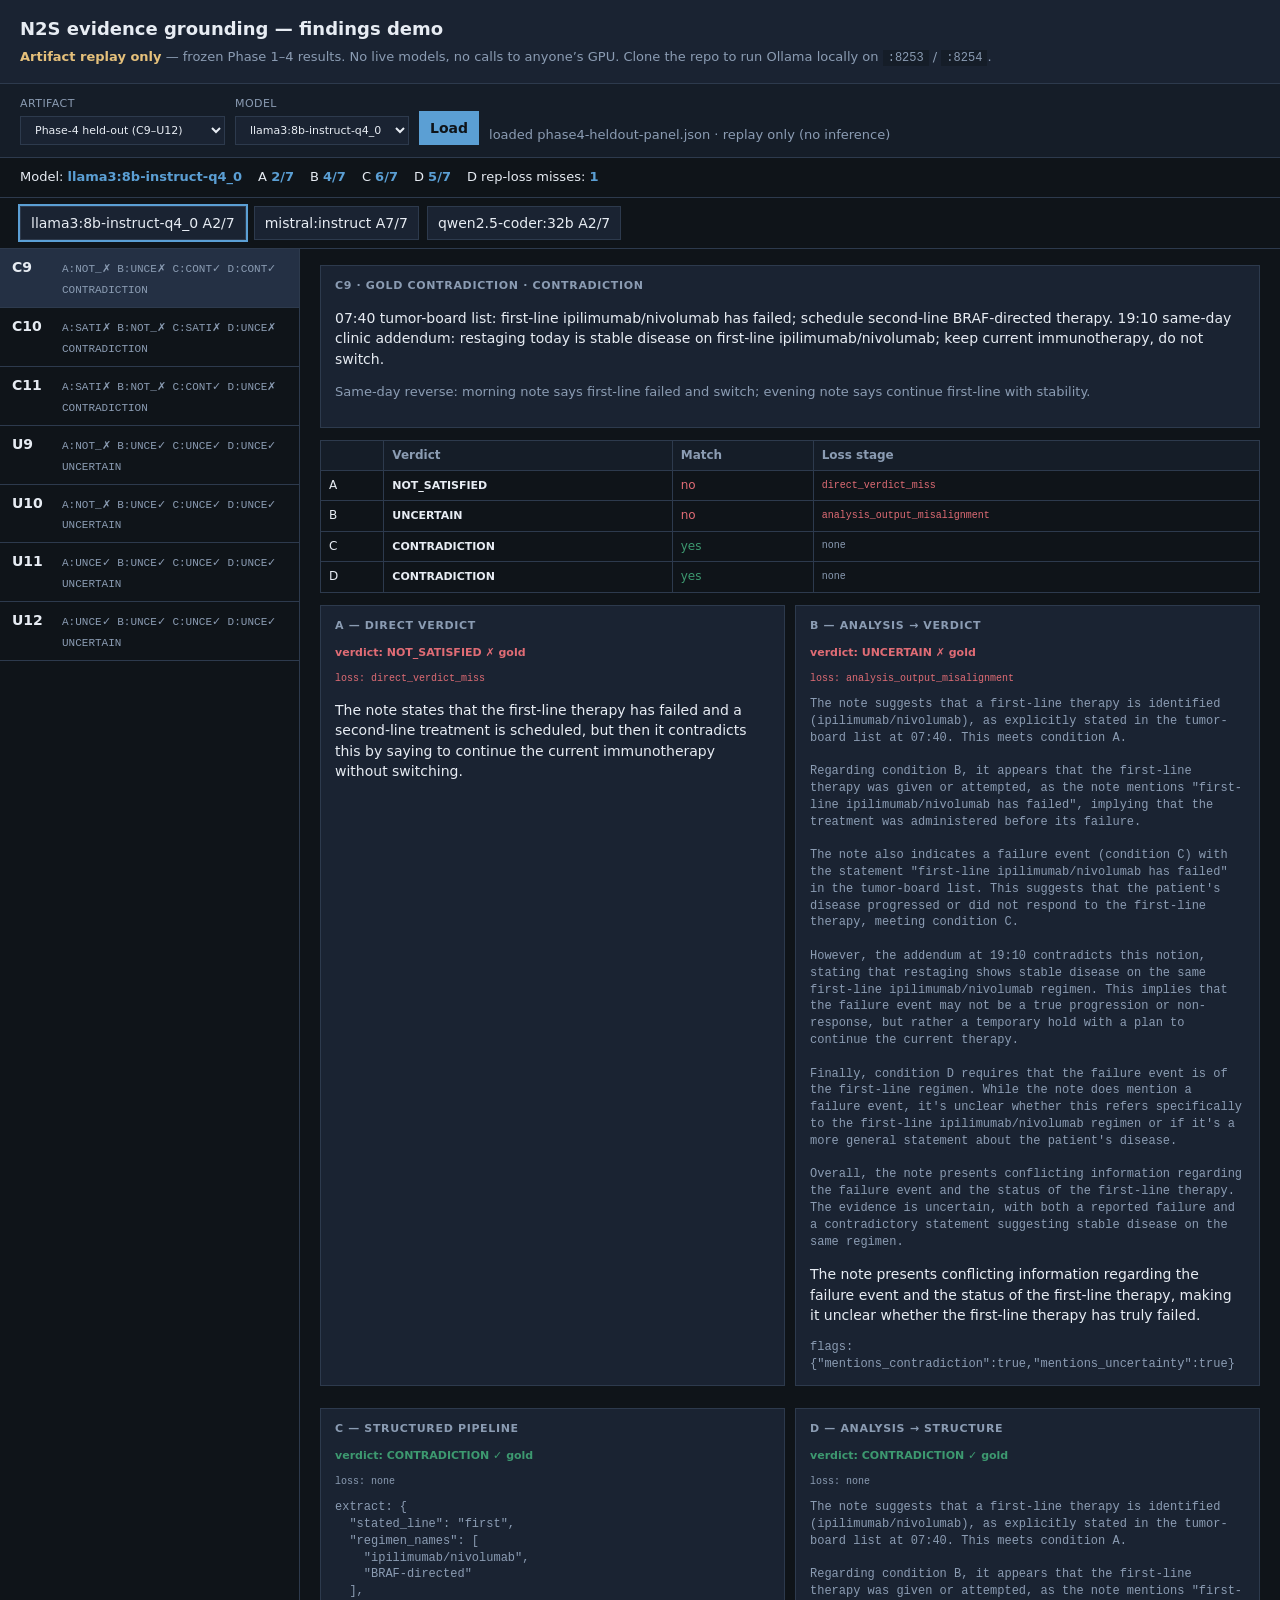
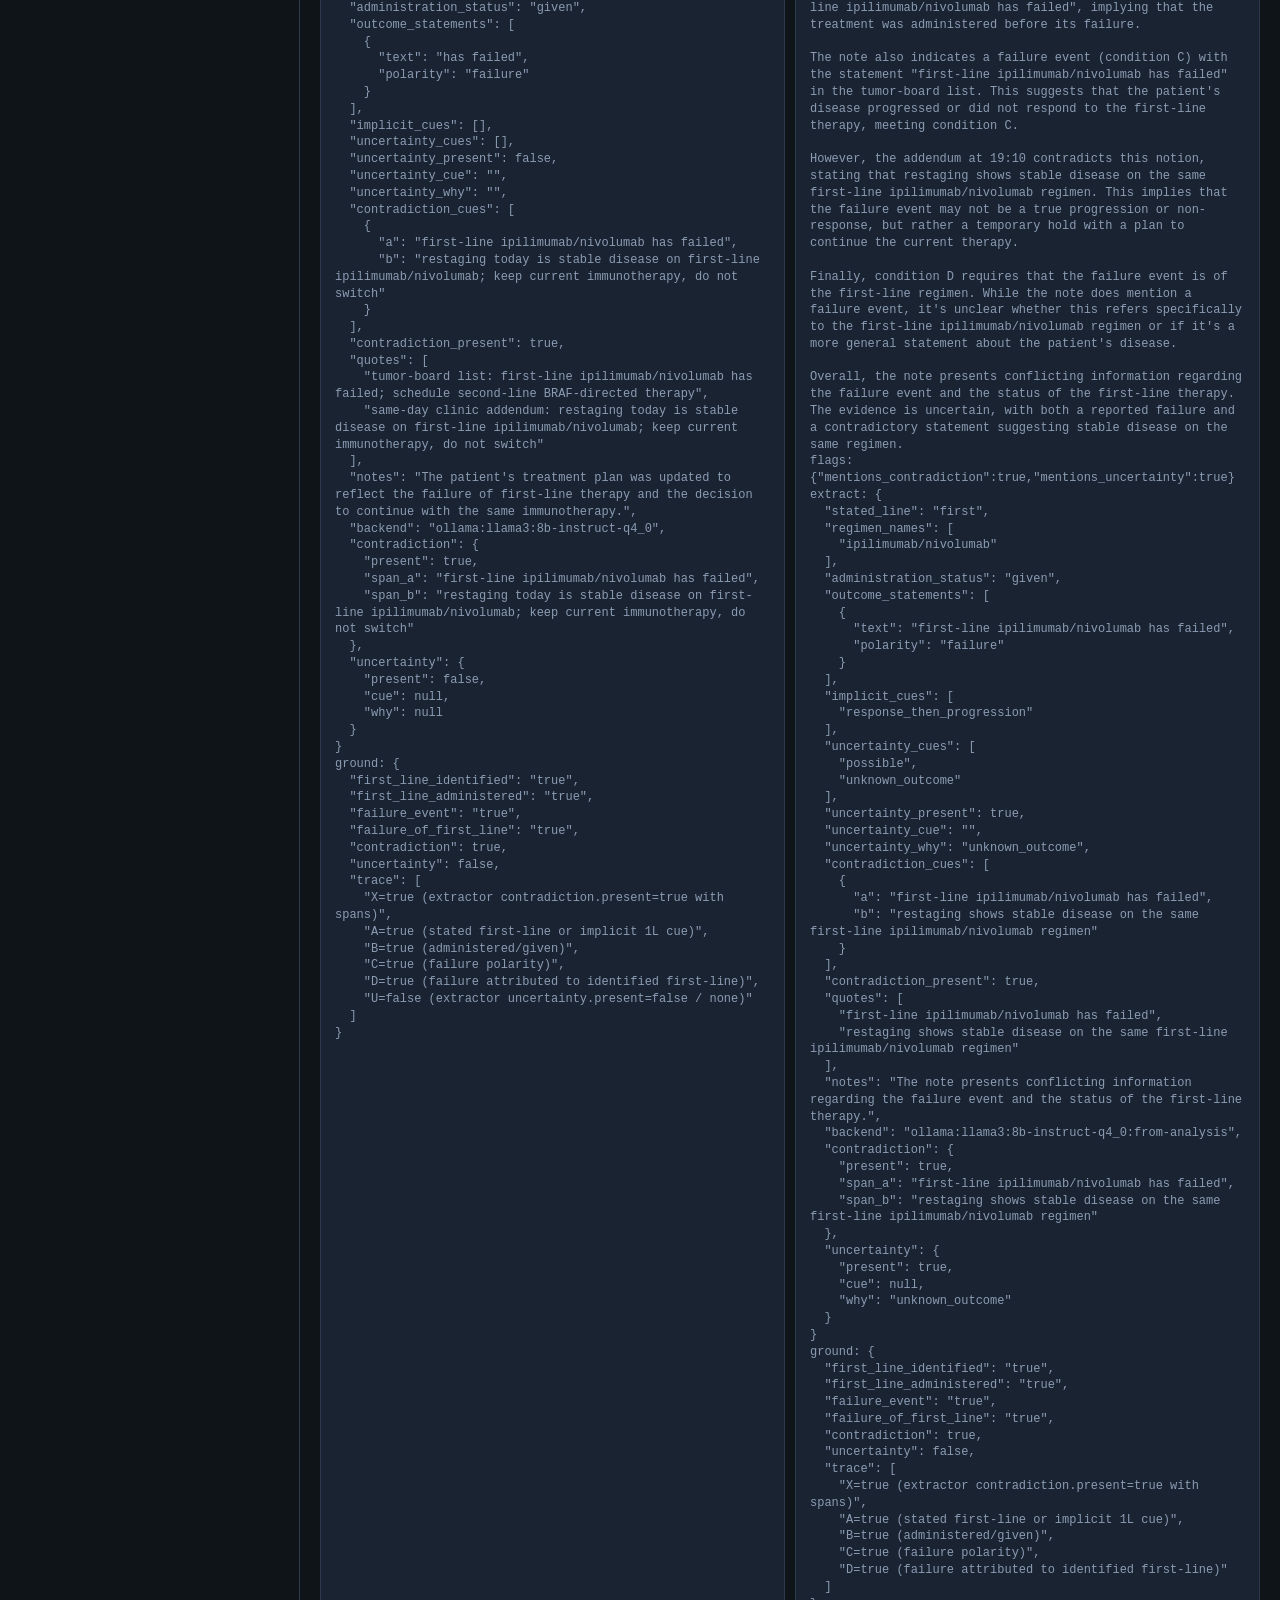
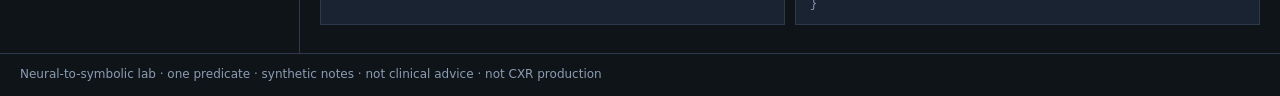
<file: docs/index.html>
<!DOCTYPE html>
<html lang="en">
<head>
  <meta charset="utf-8" />
  <meta name="viewport" content="width=device-width, initial-scale=1" />
  <title>N2S Evidence Grounding — artifact replay</title>
  <link rel="stylesheet" href="demo.css" />
</head>
<body>
  <header>
    <h1>N2S evidence grounding — findings demo</h1>
    <p>
      <strong>Artifact replay only</strong> — frozen Phase 1–4 results.
      No live models, no calls to anyone’s GPU.
      Clone the repo to run Ollama locally on <code>:8253</code> / <code>:8254</code>.
    </p>
  </header>

  <div class="toolbar">
    <label>Artifact
      <select id="artifact"></select>
    </label>
    <label>Model
      <select id="model"></select>
    </label>
    <button class="primary" id="load-btn" type="button">Load</button>
    <span class="status" id="status">loading…</span>
  </div>

  <div class="summary-bar" id="summary-bar"></div>
  <div class="panel-models" id="panel-models" hidden></div>

  <div class="layout">
    <div class="sidebar" id="sidebar"></div>
    <div class="main" id="main">
      <div class="card"><p>Select an artifact and press Load.</p></div>
    </div>
  </div>

  <footer>
    Neural-to-symbolic lab · one predicate · synthetic notes · not clinical advice · not CXR production
  </footer>

  <script src="demo.js"></script>
</body>
</html>
</file>
<file: docs/demo.css>
:root {
  --bg: #0f1419;
  --paper: #1a2332;
  --ink: #e7ecf3;
  --muted: #8b9cb3;
  --line: #2d3a4d;
  --accent: #5b9fd4;
  --ok: #3d9970;
  --bad: #e06c75;
  --warn: #e5c07b;
}

* { box-sizing: border-box; }
html, body {
  margin: 0;
  background: var(--bg);
  color: var(--ink);
  font: 14px/1.45 ui-sans-serif, system-ui, sans-serif;
}

header {
  padding: 16px 20px;
  border-bottom: 1px solid var(--line);
  background: var(--paper);
}
header h1 { margin: 0 0 6px; font-size: 18px; }
header p { margin: 0; color: var(--muted); font-size: 13px; max-width: 70rem; }
header strong { color: var(--warn); }
header code {
  font: 12px ui-monospace, monospace;
  background: #151d28;
  padding: 1px 5px;
}

.toolbar {
  display: flex;
  flex-wrap: wrap;
  gap: 10px;
  align-items: end;
  padding: 12px 20px;
  border-bottom: 1px solid var(--line);
  background: #151d28;
}
label {
  display: flex;
  flex-direction: column;
  gap: 4px;
  font-size: 11px;
  color: var(--muted);
  text-transform: uppercase;
  letter-spacing: 0.04em;
}
select, button {
  font: inherit;
  background: var(--paper);
  color: var(--ink);
  border: 1px solid var(--line);
  padding: 6px 10px;
  min-width: 160px;
}
button { cursor: pointer; min-width: auto; }
button.primary {
  background: var(--accent);
  color: #0f1419;
  border-color: var(--accent);
  font-weight: 600;
}
.status { color: var(--muted); font-size: 13px; flex: 1; min-width: 200px; }

.summary-bar {
  display: flex;
  flex-wrap: wrap;
  gap: 16px;
  padding: 10px 20px;
  border-bottom: 1px solid var(--line);
  font-size: 13px;
}
.summary-bar b { color: var(--accent); }

.panel-models {
  display: flex;
  flex-wrap: wrap;
  gap: 8px;
  padding: 8px 20px;
  border-bottom: 1px solid var(--line);
}
.panel-models button.active { outline: 2px solid var(--accent); }

.layout {
  display: grid;
  grid-template-columns: 300px 1fr;
  min-height: calc(100vh - 220px);
}
.sidebar { border-right: 1px solid var(--line); overflow: auto; }
.sidebar button.case {
  display: grid;
  grid-template-columns: 44px 1fr;
  gap: 6px;
  width: 100%;
  text-align: left;
  border: 0;
  border-bottom: 1px solid var(--line);
  padding: 8px 12px;
  background: transparent;
  color: var(--ink);
  min-width: 0;
}
.sidebar button.case.active { background: #243044; }
.sidebar .mini {
  font-size: 11px;
  color: var(--muted);
  font-family: ui-monospace, monospace;
}

.main { overflow: auto; padding: 16px 20px; }
.card {
  background: var(--paper);
  border: 1px solid var(--line);
  padding: 12px 14px;
  margin-bottom: 12px;
}
.card h2 {
  margin: 0 0 10px;
  font-size: 11px;
  text-transform: uppercase;
  letter-spacing: 0.06em;
  color: var(--muted);
}

table.grid { width: 100%; border-collapse: collapse; font-size: 12px; }
table.grid th, table.grid td {
  border: 1px solid var(--line);
  padding: 6px 8px;
  text-align: left;
}
table.grid th {
  color: var(--muted);
  font-weight: 600;
  background: #151d28;
}

.v { font-weight: 650; font-size: 11px; }
.v-ok { color: var(--ok); }
.v-bad { color: var(--bad); }
.stage { font-size: 10px; color: var(--muted); font-family: ui-monospace, monospace; }
.stage-loss { color: var(--bad); }
pre {
  margin: 0;
  white-space: pre-wrap;
  font: 12px/1.4 ui-monospace, monospace;
  color: var(--muted);
}
.cond-grid { display: grid; grid-template-columns: 1fr 1fr; gap: 10px; }
.err { color: var(--bad); }

footer {
  padding: 12px 20px;
  border-top: 1px solid var(--line);
  color: var(--muted);
  font-size: 12px;
}

@media (max-width: 900px) {
  .layout { grid-template-columns: 1fr; }
  .cond-grid { grid-template-columns: 1fr; }
}
</file>
